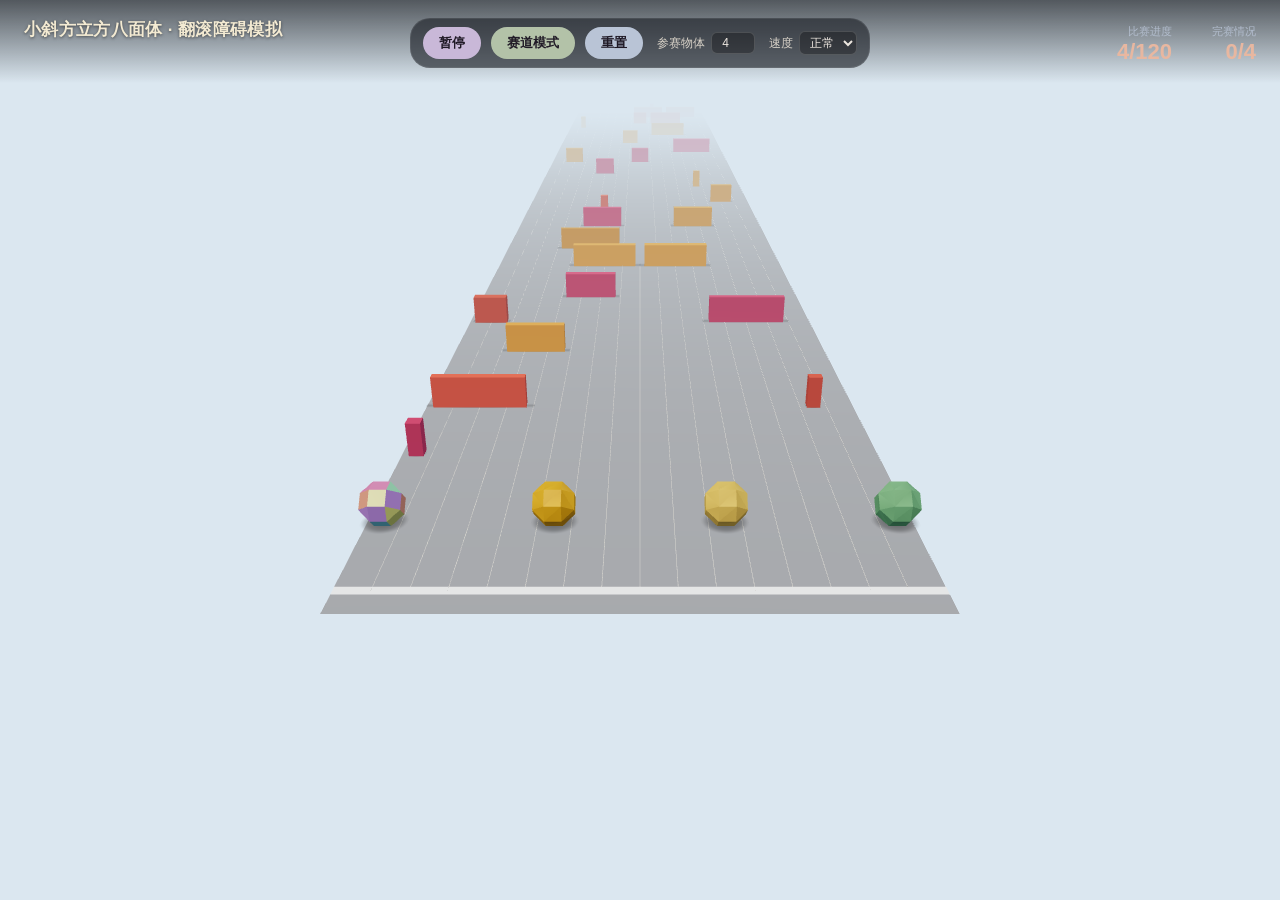
<file: index.html>
<!doctype html>
<html lang="zh">
<head>
  <meta charset="utf-8" />
  <meta name="viewport" content="width=device-width, initial-scale=1" />
  <title>翻滚多面体 · 障碍模拟</title>
  <link rel="stylesheet" href="style.css?v=9" />
  <script type="importmap">
    {
      "imports": {
        "three": "./vendor/three.module.min.js"
      }
    }
  </script>
</head>
<body>
  <div id="app">
    <canvas id="scene"></canvas>
    <canvas id="scene2d"></canvas>

    <header id="hud">
      <h1>小斜方立方八面体 · 翻滚障碍模拟</h1>
      <div id="stats">
        <div class="stat"><span id="label-a" class="label">前进格数</span><span id="stat-a" class="value">0</span></div>
        <div class="stat"><span id="label-b" class="label">躲避次数</span><span id="stat-b" class="value">0</span></div>
      </div>
    </header>

    <div id="controls">
      <button id="btn-toggle" type="button">暂停</button>
      <button id="btn-gametype" type="button">赛道模式</button>
      <button id="btn-map-strategy" type="button" hidden>A* 寻路</button>
      <button id="btn-reset" type="button">重置</button>
      <button id="btn-save-map" type="button" hidden>保存地图</button>
      <button id="btn-open-map" type="button" hidden>打开地图</button>
      <!-- Compare mode only (see main.js syncRacerControl) - exports the
           current map info + the #compare-stats-panel's own numbers as a
           two-sheet .xlsx workbook, see Game#exportCompareExcel. -->
      <button id="btn-export-excel" type="button" hidden>导出数据(Excel)</button>
      <button id="btn-color-panel" type="button" hidden>颜色设置</button>
      <input id="open-map-file" type="file" accept="application/json" hidden style="display:none" />
      <!-- Only unhidden in agent mode 4 or compare mode (see main.js
           syncRacerControl), where there are enough controls to need a
           deliberate second row - every other mode/strategy keeps flowing
           everything into one row exactly as before. -->
      <div id="controls-break" hidden></div>
      <label id="racer-label">
        <span id="racer-label-text">参赛物体</span>
        <input id="racer-count" type="number" min="1" max="8" step="1" value="4" inputmode="numeric" />
      </label>
      <!-- Shared between agent mode 4 and compare mode - which underlying
           field these read/write (agent4MapSize/agent4Seed vs
           compareMapSize/compareSeed) depends on which one is active; see
           main.js syncRacerControl/applyAgent4MapSize/applyAgent4Seed. -->
      <label id="agent4-mapsize-label" hidden>
        地图边长
        <input id="agent4-mapsize" type="number" min="4" max="40" step="1" value="8" inputmode="numeric" />
      </label>
      <label id="agent4-seed-label" hidden>
        随机因子
        <input id="agent4-seed" type="number" step="1" value="-1" inputmode="numeric" title="-1 表示每次随机" />
      </label>
      <label id="compare-mode-label" hidden>
        寻路模式
        <select id="compare-mode">
          <option value="a">A</option>
          <option value="b">B</option>
          <option value="c">C</option>
          <option value="d">D</option>
        </select>
      </label>
      <label id="compare-prob-label" hidden>
        障碍物概率
        <input id="compare-prob" type="number" min="0" max="0.6" step="0.01" value="0.32" inputmode="decimal" />
      </label>
      <label id="speed-label">
        速度
        <select id="speed">
          <option value="slow">慢</option>
          <option value="normal" selected>正常</option>
          <option value="fast">快</option>
        </select>
      </label>
    </div>

    <!-- Only unhidden in agent mode 4 or compare mode (see main.js
         syncRacerControl), toggled open/closed independently by
         btn-color-panel. Populated dynamically (one swatch per current
         racer) by main.js's syncColorPanel. -->
    <div id="agent4-color-panel" hidden></div>

    <!-- Compare mode only - a small always-on readout of the current run's
         stats (see main.js's updateCompareStatsPanel, polled on an
         interval so it keeps advancing/settles correctly even though it
         isn't driven by Game#onStats). Rows are static; only the values get
         rewritten. -->
    <div id="compare-stats-panel" hidden>
      <div class="stat-row"><span>发现目标轮数</span><span id="compare-stat-discover">--</span></div>
      <div class="stat-row"><span>发现到完成轮数</span><span id="compare-stat-finish">--</span></div>
      <div class="stat-row"><span>总让位次数</span><span id="compare-stat-yields">0</span></div>
      <div class="stat-row"><span>无法到达数</span><span id="compare-stat-stuck">0</span></div>
      <div class="stat-row"><span>总步数</span><span id="compare-stat-steps">0</span></div>
      <div class="stat-row"><span>格子重复经过次数</span><span id="compare-stat-repeatvisits">0</span></div>
      <div class="stat-row"><span>总轮数</span><span id="compare-stat-ticks">0</span></div>
      <div class="stat-row"><span>平均每轮耗时</span><span id="compare-stat-tickms">--</span></div>
    </div>
  </div>

  <script type="module" src="js/main.js?v=148"></script>
</body>
</html>
</file>
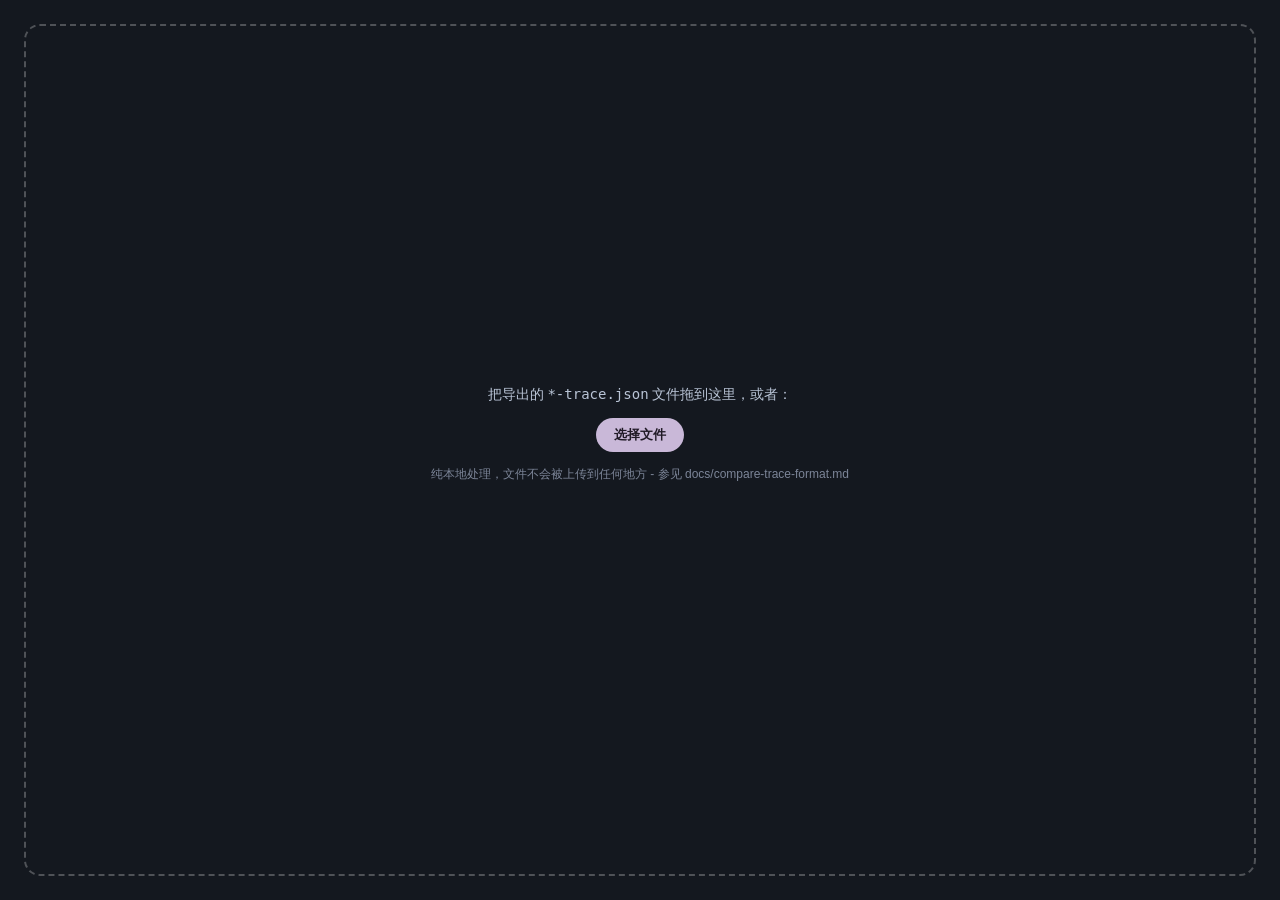
<file: tools/compare-trace-viewer.html>
<!doctype html>
<html lang="zh">
<head>
<meta charset="utf-8" />
<meta name="viewport" content="width=device-width, initial-scale=1" />
<title>对比试验轨迹回放</title>
<style>
  * { box-sizing: border-box; }
  html, body {
    margin: 0; padding: 0; height: 100%;
    background: #14181f; color: #ece6df;
    font-family: -apple-system, BlinkMacSystemFont, "Segoe UI", "PingFang SC", "Microsoft YaHei", sans-serif;
  }
  #app { display: flex; flex-direction: column; height: 100%; }

  #dropzone {
    flex: 1; display: flex; flex-direction: column; align-items: center; justify-content: center;
    gap: 14px; border: 2px dashed rgba(255,255,255,0.25); margin: 24px; border-radius: 16px;
    transition: border-color 0.15s ease, background 0.15s ease;
  }
  #dropzone.dragover { border-color: #8ab4f8; background: rgba(138,180,248,0.08); }
  #dropzone p { margin: 0; color: #b9c4d6; font-size: 14px; }
  #dropzone .hint { font-size: 12px; color: #7c8598; }
  #file-input-label {
    background: #c9b8d8; color: #201a26; font-weight: 600; font-size: 13px;
    padding: 8px 18px; border-radius: 999px; cursor: pointer;
  }
  #file-input { display: none; }
  #error-msg { color: #f28b82; font-size: 13px; min-height: 18px; }

  #viewer { display: none; flex: 1; min-height: 0; flex-direction: column; }
  #viewer.active { display: flex; }
  #main { flex: 1; min-height: 0; display: flex; gap: 16px; padding: 16px; }
  #canvas-wrap { flex: 1; min-width: 0; display: flex; align-items: center; justify-content: center; background: #0c0f14; border-radius: 12px; overflow: hidden; }
  canvas { display: block; image-rendering: pixelated; }

  #sidebar { width: 240px; flex: 0 0 auto; display: flex; flex-direction: column; gap: 12px; overflow-y: auto; }
  .panel {
    background: rgba(255,255,255,0.05); border: 1px solid rgba(255,255,255,0.08);
    border-radius: 10px; padding: 10px 12px; font-size: 12px;
  }
  .panel h3 { margin: 0 0 8px; font-size: 12px; color: #b9c4d6; font-weight: 600; letter-spacing: 0.02em; }
  .stat-row { display: flex; justify-content: space-between; gap: 10px; padding: 2px 0; }
  .stat-row span:last-child { color: #e8b7a0; font-variant-numeric: tabular-nums; }
  #legend-list { display: flex; flex-wrap: wrap; gap: 6px; }
  .legend-chip { display: flex; align-items: center; gap: 5px; background: rgba(0,0,0,0.25); border-radius: 8px; padding: 3px 7px; font-size: 11px; white-space: nowrap; }
  .legend-swatch { width: 12px; height: 12px; border-radius: 3px; flex: 0 0 auto; border: 1px solid rgba(255,255,255,0.25); }
  #yield-log { max-height: 160px; overflow-y: auto; display: flex; flex-direction: column; gap: 4px; }
  #yield-log .empty { color: #7c8598; }
  .yield-entry { color: #ffd666; }

  #controls {
    flex: 0 0 auto; display: flex; align-items: center; gap: 10px; padding: 10px 16px 16px;
    flex-wrap: wrap;
  }
  #controls button {
    appearance: none; border: none; background: #c9b8d8; color: #201a26; font-weight: 600;
    font-size: 13px; padding: 7px 14px; border-radius: 999px; cursor: pointer;
  }
  #controls button:hover { filter: brightness(1.08); }
  #round-scrub { flex: 1; min-width: 120px; }
  #round-label { font-variant-numeric: tabular-nums; font-size: 12px; white-space: nowrap; }
  #speed-label { display: flex; align-items: center; gap: 6px; font-size: 12px; color: #d8d2c8; white-space: nowrap; }
  #btn-reload { background: #b9c4d6; }
</style>
</head>
<body>
<div id="app">
  <div id="dropzone">
    <p>把导出的 <code>*-trace.json</code> 文件拖到这里，或者：</p>
    <label id="file-input-label" for="file-input">选择文件</label>
    <input id="file-input" type="file" accept="application/json,.json" />
    <p class="hint">纯本地处理，文件不会被上传到任何地方 - 参见 docs/compare-trace-format.md</p>
    <p id="error-msg"></p>
  </div>

  <div id="viewer">
    <div id="main">
      <div id="canvas-wrap"><canvas id="canvas"></canvas></div>
      <div id="sidebar">
        <div class="panel">
          <h3>本次运行</h3>
          <div class="stat-row"><span>地图</span><span id="info-size">--</span></div>
          <div class="stat-row"><span>寻路模式</span><span id="info-mode">--</span></div>
          <div class="stat-row"><span>障碍物概率</span><span id="info-prob">--</span></div>
          <div class="stat-row"><span>种子</span><span id="info-seed">--</span></div>
          <div class="stat-row"><span>发现目标轮数</span><span id="info-discovered">--</span></div>
          <div class="stat-row"><span>发现到完成轮数</span><span id="info-finish">--</span></div>
          <div class="stat-row"><span>总让位次数</span><span id="info-yields">--</span></div>
        </div>
        <div class="panel">
          <h3>物体（本体色 / 路径点色）</h3>
          <div id="legend-list"></div>
        </div>
        <div class="panel">
          <h3>当前帧让位事件</h3>
          <div id="yield-log"><div class="empty">（无）</div></div>
        </div>
        <div class="panel">
          <button id="btn-reload" type="button" style="width:100%">加载另一个文件</button>
        </div>
      </div>
    </div>
    <div id="controls">
      <button id="btn-play" type="button">播放</button>
      <button id="btn-step-back" type="button">◀ 上一帧</button>
      <button id="btn-step-fwd" type="button">下一帧 ▶</button>
      <input id="round-scrub" type="range" min="0" max="0" value="0" />
      <span id="round-label">0 / 0</span>
      <span id="speed-label">速度<input id="speed" type="range" min="1" max="240" value="40" /></span>
    </div>
  </div>
</div>

<script>
(() => {
  'use strict';

  const dropzone = document.getElementById('dropzone');
  const fileInput = document.getElementById('file-input');
  const errorMsg = document.getElementById('error-msg');
  const viewer = document.getElementById('viewer');
  const canvas = document.getElementById('canvas');
  const ctx = canvas.getContext('2d');
  const legendList = document.getElementById('legend-list');
  const yieldLog = document.getElementById('yield-log');
  const roundScrub = document.getElementById('round-scrub');
  const roundLabel = document.getElementById('round-label');
  const speedInput = document.getElementById('speed');
  const btnPlay = document.getElementById('btn-play');
  const btnStepBack = document.getElementById('btn-step-back');
  const btnStepFwd = document.getElementById('btn-step-fwd');
  const btnReload = document.getElementById('btn-reload');

  const infoSize = document.getElementById('info-size');
  const infoMode = document.getElementById('info-mode');
  const infoProb = document.getElementById('info-prob');
  const infoSeed = document.getElementById('info-seed');
  const infoDiscovered = document.getElementById('info-discovered');
  const infoFinish = document.getElementById('info-finish');
  const infoYields = document.getElementById('info-yields');

  let trace = null;
  let frameIndex = 0;
  let playing = false;
  let playTimer = null;
  let wallSet = null;

  // Mirrors Game#_rleEncodeGrid's format exactly - see
  // docs/compare-trace-format.md for the full explanation. Returns a plain
  // array of booleans, index = y*blocksX+x.
  function decodeMask(runs, blocksX, blocksY) {
    const total = blocksX * blocksY;
    const explored = new Array(total).fill(false);
    let value = false;
    let i = 0;
    for (const runLength of runs) {
      if (value) for (let k = 0; k < runLength && i + k < total; k++) explored[i + k] = true;
      i += runLength;
      value = !value;
    }
    return explored;
  }

  function showError(msg) {
    errorMsg.textContent = msg;
  }

  function loadFile(file) {
    if (!file) return;
    showError('');
    const reader = new FileReader();
    reader.onerror = () => showError('文件读取失败：' + reader.error);
    reader.onload = () => {
      let parsed;
      try {
        parsed = JSON.parse(reader.result);
      } catch (err) {
        showError('不是合法的 JSON 文件：' + err.message);
        return;
      }
      if (!parsed || parsed.kind !== 'hexrun-compare-trace') {
        showError('这不是一个 hexrun 对比试验轨迹文件（kind 不是 hexrun-compare-trace）。');
        return;
      }
      initViewer(parsed);
    };
    reader.readAsText(file);
  }

  function initViewer(data) {
    trace = data;
    wallSet = new Set(trace.walls.map(([x, y]) => `${x},${y}`));
    frameIndex = 0;
    stopPlayback();

    infoSize.textContent = `${trace.blocksX} x ${trace.blocksY}`;
    infoMode.textContent = String(trace.compareMode ?? '--').toUpperCase();
    infoProb.textContent = String(trace.obstacleProbability ?? '--');
    infoSeed.textContent = String(trace.seed ?? '--');
    infoDiscovered.textContent = trace.discoveredAtRound ?? '--';
    infoFinish.textContent = (trace.discoveredAtRound != null && trace.completedAtRound != null)
      ? String(trace.completedAtRound - trace.discoveredAtRound) : '--';
    infoYields.textContent = trace.totalYields ?? 0;

    legendList.innerHTML = '';
    for (const r of trace.racers) {
      const chip = document.createElement('div');
      chip.className = 'legend-chip';
      chip.innerHTML = `<span class="legend-swatch" style="background:${r.bodyColor}"></span>` +
        `#${r.id}` +
        `<span class="legend-swatch" style="background:${r.pathColor}"></span>`;
      legendList.appendChild(chip);
    }

    const maxFrame = Math.max(0, trace.frames.length - 1);
    roundScrub.max = String(maxFrame);
    roundScrub.value = '0';

    const cell = Math.max(4, Math.min(48, Math.floor(720 / Math.max(trace.blocksX, trace.blocksY))));
    canvas.width = trace.blocksX * cell;
    canvas.height = trace.blocksY * cell;
    canvas.dataset.cell = String(cell);

    dropzone.style.display = 'none';
    viewer.classList.add('active');
    render();
  }

  function goalOccupant(frame, gx, gy) {
    if (!frame) return null;
    return frame.racers.find((r) => r.status === 'reached' && r.bx === gx && r.by === gy) || null;
  }

  function racerMeta(id) {
    return trace.racers.find((r) => r.id === id);
  }

  function render() {
    const cell = Number(canvas.dataset.cell);
    const { blocksX, blocksY } = trace;
    const frame = trace.frames[frameIndex] || null;
    const explored = frame ? decodeMask(frame.exploredMask, blocksX, blocksY) : new Array(blocksX * blocksY).fill(false);

    ctx.clearRect(0, 0, canvas.width, canvas.height);
    for (let y = 0; y < blocksY; y++) {
      for (let x = 0; x < blocksX; x++) {
        const isWall = wallSet.has(`${x},${y}`);
        ctx.fillStyle = isWall ? '#5b6178' : '#eef1f5';
        ctx.fillRect(x * cell, y * cell, cell, cell);
        if (!isWall && !explored[y * blocksX + x]) {
          ctx.fillStyle = 'rgba(12,15,20,0.55)'; // fog of war - not sensed yet
          ctx.fillRect(x * cell, y * cell, cell, cell);
        }
      }
    }

    for (const [gx, gy] of trace.goals) {
      const occ = goalOccupant(frame, gx, gy);
      ctx.fillStyle = occ ? racerMeta(occ.id).bodyColor : '#35b88a';
      ctx.beginPath();
      ctx.arc(gx * cell + cell / 2, gy * cell + cell / 2, cell * 0.32, 0, Math.PI * 2);
      ctx.fill();
    }

    if (frame) {
      for (const r of frame.racers) {
        if (!r.path || r.path.length < 2) continue;
        const meta = racerMeta(r.id);
        ctx.fillStyle = meta.pathColor;
        for (const [px, py] of r.path) {
          ctx.beginPath();
          ctx.arc(px * cell + cell / 2, py * cell + cell / 2, cell * 0.12, 0, Math.PI * 2);
          ctx.fill();
        }
      }
      for (const r of frame.racers) {
        const meta = racerMeta(r.id);
        ctx.fillStyle = meta.bodyColor;
        ctx.beginPath();
        ctx.arc(r.bx * cell + cell / 2, r.by * cell + cell / 2, cell * 0.4, 0, Math.PI * 2);
        ctx.fill();
        ctx.lineWidth = Math.max(1, cell * 0.06);
        ctx.strokeStyle = 'rgba(0,0,0,0.35)';
        ctx.stroke();
      }
    } else {
      // Racers snapshot before any recorded frame (e.g. saved before ever
      // running) - just show everyone at their starting cell.
      for (const meta of trace.racers) {
        if (meta.startBx == null) continue;
        ctx.fillStyle = meta.bodyColor;
        ctx.beginPath();
        ctx.arc(meta.startBx * cell + cell / 2, meta.startBy * cell + cell / 2, cell * 0.4, 0, Math.PI * 2);
        ctx.fill();
      }
    }

    roundLabel.textContent = `${frame ? frame.round : 0} / ${trace.totalRounds}`;
    roundScrub.value = String(frameIndex);

    yieldLog.innerHTML = '';
    if (frame && frame.yields && frame.yields.length) {
      for (const y of frame.yields) {
        const line = document.createElement('div');
        line.className = 'yield-entry';
        line.textContent = y.type === 'chain'
          ? `连锁让位：${y.chain.map((c) => `(${c[0]},${c[1]})`).join(' → ')}`
          : `强制让位：#${y.racerId}`;
        yieldLog.appendChild(line);
      }
    } else {
      yieldLog.innerHTML = '<div class="empty">（无）</div>';
    }
  }

  function stopPlayback() {
    playing = false;
    btnPlay.textContent = '播放';
    if (playTimer) { clearInterval(playTimer); playTimer = null; }
  }

  function startPlayback() {
    if (!trace.frames.length) return;
    playing = true;
    btnPlay.textContent = '暂停';
    const tick = () => {
      if (frameIndex >= trace.frames.length - 1) { stopPlayback(); return; }
      frameIndex++;
      render();
    };
    playTimer = setInterval(tick, Math.max(16, 260 - Number(speedInput.value)));
  }

  btnPlay.addEventListener('click', () => {
    if (playing) stopPlayback(); else startPlayback();
  });
  btnStepFwd.addEventListener('click', () => {
    stopPlayback();
    frameIndex = Math.min(trace.frames.length - 1, frameIndex + 1);
    render();
  });
  btnStepBack.addEventListener('click', () => {
    stopPlayback();
    frameIndex = Math.max(0, frameIndex - 1);
    render();
  });
  roundScrub.addEventListener('input', () => {
    stopPlayback();
    frameIndex = Number(roundScrub.value);
    render();
  });
  speedInput.addEventListener('change', () => {
    if (playing) { stopPlayback(); startPlayback(); }
  });
  btnReload.addEventListener('click', () => {
    stopPlayback();
    trace = null;
    viewer.classList.remove('active');
    dropzone.style.display = 'flex';
    fileInput.value = '';
  });

  fileInput.addEventListener('change', () => loadFile(fileInput.files && fileInput.files[0]));
  ['dragover', 'dragenter'].forEach((evt) => dropzone.addEventListener(evt, (e) => {
    e.preventDefault();
    dropzone.classList.add('dragover');
  }));
  ['dragleave', 'dragend', 'drop'].forEach((evt) => dropzone.addEventListener(evt, (e) => {
    e.preventDefault();
    dropzone.classList.remove('dragover');
  }));
  dropzone.addEventListener('drop', (e) => {
    const file = e.dataTransfer && e.dataTransfer.files && e.dataTransfer.files[0];
    loadFile(file);
  });
})();
</script>
</body>
</html>
</file>
<file: style.css>
* {
  box-sizing: border-box;
}

/* The browser's default [hidden] { display: none } only wins on
   specificity ties - an ID-selector rule elsewhere that sets its own
   `display` (several control-bar labels do, to lay themselves out as a
   flex row) beats it and renders the element anyway despite `hidden` being
   set. This unconditionally wins instead, so toggling the `hidden`
   property/attribute from JS always actually hides the element. */
[hidden] {
  display: none !important;
}

html, body {
  margin: 0;
  padding: 0;
  width: 100%;
  height: 100%;
  background: #14181f;
  color: #ece6df;
  font-family: -apple-system, BlinkMacSystemFont, "Segoe UI", "PingFang SC", "Microsoft YaHei", sans-serif;
  overflow: hidden;
}

#app {
  position: relative;
  width: 100%;
  height: 100%;
}

#scene,
#scene2d {
  position: absolute;
  inset: 0;
  width: 100%;
  height: 100%;
  display: block;
}

#scene2d {
  display: none;
}

#hud {
  position: absolute;
  top: 0;
  left: 0;
  right: 0;
  padding: 18px 24px;
  display: flex;
  align-items: baseline;
  justify-content: space-between;
  gap: 16px;
  pointer-events: none;
  background: linear-gradient(to bottom, rgba(10, 12, 16, 0.65), transparent);
}

#hud h1 {
  font-size: 17px;
  font-weight: 600;
  margin: 0;
  letter-spacing: 0.02em;
  color: #f3ead2;
  text-shadow: 0 1px 3px rgba(0, 0, 0, 0.5);
}

#stats {
  display: flex;
  gap: 20px;
}

.stat {
  display: flex;
  flex-direction: column;
  align-items: flex-end;
  min-width: 64px;
}

.stat .label {
  font-size: 11px;
  color: #b9c4d6;
  opacity: 0.85;
}

.stat .value {
  font-size: 22px;
  font-weight: 700;
  color: #e8b7a0;
  font-variant-numeric: tabular-nums;
}

#controls {
  position: absolute;
  top: 18px;
  left: 50%;
  transform: translateX(-50%);
  display: flex;
  flex-wrap: wrap;
  justify-content: center;
  row-gap: 8px;
  column-gap: 10px;
  align-items: center;
  max-width: min(92vw, 900px);
  background: rgba(20, 24, 31, 0.6);
  border: 1px solid rgba(255, 255, 255, 0.08);
  backdrop-filter: blur(6px);
  padding: 8px 12px;
  border-radius: 20px;
}

/* Forces a line break right after it, but only when unhidden (agent mode 4
   - see main.js syncRacerControl) - every other mode/strategy leaves this
   hidden (0 width, no break) and just flows as one row like before. */
#controls-break {
  flex-basis: 100%;
  height: 0;
}

#controls button {
  appearance: none;
  border: none;
  background: #c9b8d8;
  color: #201a26;
  font-weight: 600;
  font-size: 13px;
  padding: 7px 16px;
  border-radius: 999px;
  cursor: pointer;
  transition: filter 0.15s ease;
  white-space: nowrap;
  flex: 0 0 auto;
}

#controls button:hover {
  filter: brightness(1.08);
}

#controls button:active {
  filter: brightness(0.95);
}

#btn-gametype {
  background: #b3c2a8 !important;
}

#btn-reset {
  background: #b9c4d6 !important;
}

#speed-label,
#racer-label,
#agent4-mapsize-label,
#agent4-seed-label,
#compare-mode-label,
#compare-prob-label {
  font-size: 12px;
  color: #d8d2c8;
  display: flex;
  align-items: center;
  gap: 6px;
  padding-left: 4px;
  white-space: nowrap;
  flex: 0 0 auto;
}

#speed-label select,
#racer-label input,
#agent4-mapsize-label input,
#agent4-seed-label input,
#compare-mode-label select,
#compare-prob-label input {
  background: rgba(0, 0, 0, 0.3);
  color: #ece6df;
  border: 1px solid rgba(255, 255, 255, 0.15);
  border-radius: 6px;
  padding: 3px 6px;
  font-size: 12px;
}

#racer-label input,
#agent4-mapsize-label input {
  width: 44px;
  text-align: center;
}

#agent4-seed-label input,
#compare-prob-label input {
  width: 68px;
  text-align: center;
}

#agent4-color-panel {
  position: absolute;
  top: 130px;
  left: 50%;
  transform: translateX(-50%);
  display: flex;
  flex-wrap: wrap;
  justify-content: center;
  gap: 8px;
  max-width: min(92vw, 900px);
  max-height: 40vh;
  overflow-y: auto;
  background: rgba(20, 24, 31, 0.75);
  border: 1px solid rgba(255, 255, 255, 0.08);
  backdrop-filter: blur(6px);
  padding: 10px 14px;
  border-radius: 16px;
}

.color-swatch {
  display: flex;
  align-items: center;
  gap: 5px;
  font-size: 11px;
  color: #d8d2c8;
  background: rgba(0, 0, 0, 0.25);
  border-radius: 8px;
  padding: 3px 6px 3px 8px;
  white-space: nowrap;
}

.color-swatch input[type="color"] {
  appearance: none;
  width: 22px;
  height: 22px;
  padding: 0;
  border: 1px solid rgba(255, 255, 255, 0.25);
  border-radius: 6px;
  background: none;
  cursor: pointer;
}

.color-swatch input[type="color"]::-webkit-color-swatch-wrapper {
  padding: 0;
}

.color-swatch input[type="color"]::-webkit-color-swatch {
  border: none;
  border-radius: 5px;
}

#compare-stats-panel {
  position: absolute;
  top: 90px;
  right: 18px;
  display: flex;
  flex-direction: column;
  gap: 4px;
  min-width: 168px;
  background: rgba(20, 24, 31, 0.75);
  border: 1px solid rgba(255, 255, 255, 0.08);
  backdrop-filter: blur(6px);
  padding: 10px 14px;
  border-radius: 12px;
  font-size: 12px;
  color: #d8d2c8;
  pointer-events: none;
}

#compare-stats-panel .stat-row {
  display: flex;
  justify-content: space-between;
  gap: 14px;
  white-space: nowrap;
}

#compare-stats-panel .stat-row span:last-child {
  color: #e8b7a0;
  font-variant-numeric: tabular-nums;
}

@media (max-width: 640px) {
  #hud {
    flex-direction: column;
    align-items: flex-start;
  }
  #stats {
    gap: 14px;
  }
}
</file>
